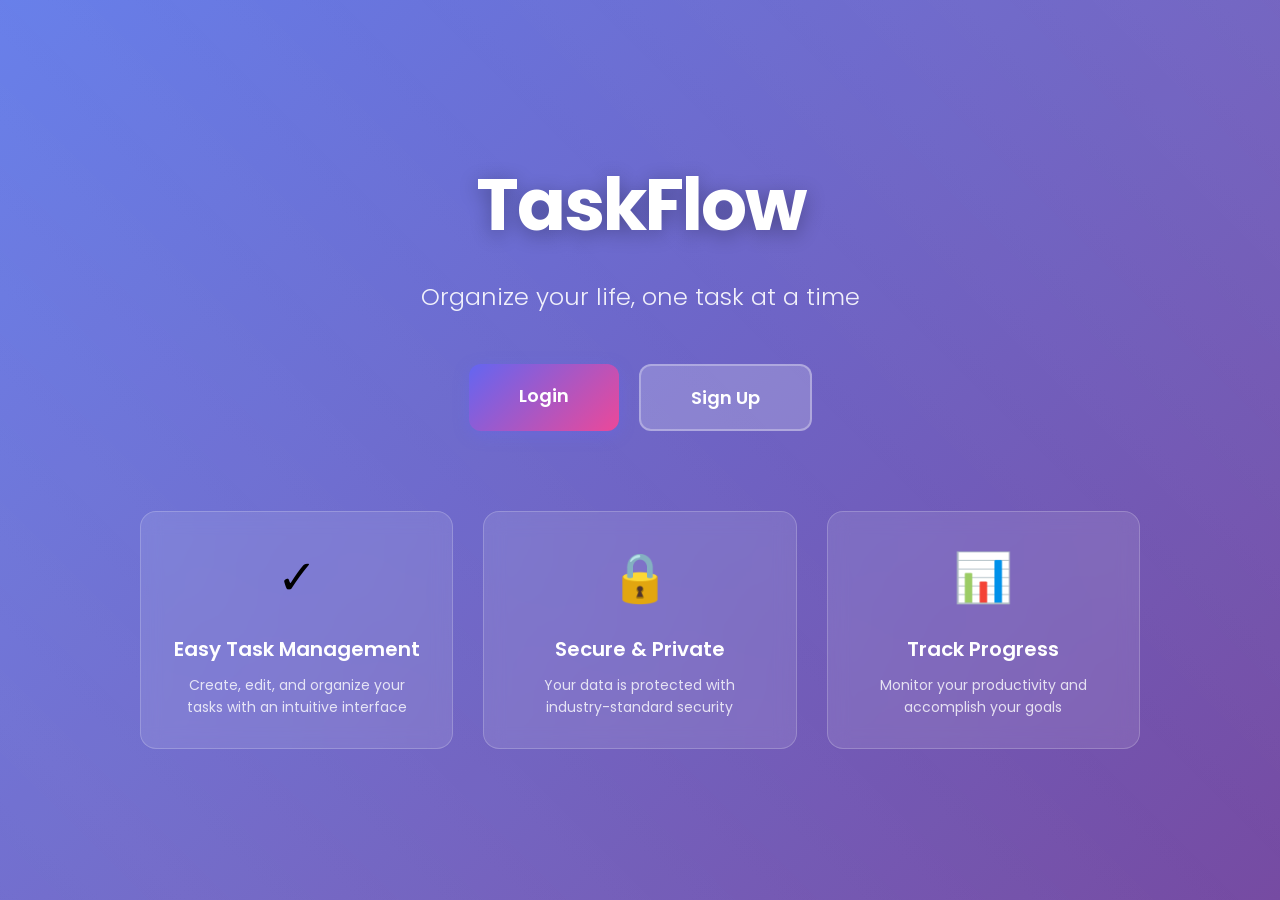
<file: index.html>
<!DOCTYPE html>
<html lang="en">
<head>
    <meta charset="UTF-8">
    <meta name="viewport" content="width=device-width, initial-scale=1.0">
    <title>TaskFlow - Modern Task Manager</title>
    <link rel="stylesheet" href="css/style.css">
    <style>
        .hero-section {
            display: flex;
            align-items: center;
            justify-content: center;
            min-height: 100vh;
            text-align: center;
        }

        .hero-content {
            animation: fadeInScale 0.8s ease-out;
        }

        @keyframes fadeInScale {
            from {
                opacity: 0;
                transform: scale(0.9);
            }
            to {
                opacity: 1;
                transform: scale(1);
            }
        }

        .hero-title {
            font-size: 72px;
            font-weight: 700;
            color: white;
            margin-bottom: 20px;
            text-shadow: 0 4px 20px rgba(0, 0, 0, 0.3);
            letter-spacing: -2px;
        }

        .hero-subtitle {
            font-size: 24px;
            color: rgba(255, 255, 255, 0.9);
            margin-bottom: 50px;
            font-weight: 300;
        }

        .hero-buttons {
            display: flex;
            gap: 20px;
            justify-content: center;
            flex-wrap: wrap;
        }

        .hero-btn {
            padding: 18px 50px;
            font-size: 18px;
        }

        .feature-grid {
            display: grid;
            grid-template-columns: repeat(auto-fit, minmax(250px, 1fr));
            gap: 30px;
            margin-top: 80px;
            max-width: 1000px;
            margin-left: auto;
            margin-right: auto;
        }

        .feature-card {
            background: rgba(255, 255, 255, 0.1);
            backdrop-filter: blur(10px);
            border: 1px solid rgba(255, 255, 255, 0.2);
            border-radius: 16px;
            padding: 30px;
            transition: all 0.3s ease;
            animation: fadeInUp 0.6s ease-out backwards;
        }

        .feature-card:nth-child(1) { animation-delay: 0.1s; }
        .feature-card:nth-child(2) { animation-delay: 0.2s; }
        .feature-card:nth-child(3) { animation-delay: 0.3s; }

        .feature-card:hover {
            transform: translateY(-10px);
            background: rgba(255, 255, 255, 0.15);
            box-shadow: 0 10px 30px rgba(0, 0, 0, 0.2);
        }

        .feature-icon {
            font-size: 48px;
            margin-bottom: 20px;
        }

        .feature-title {
            font-size: 20px;
            font-weight: 600;
            color: white;
            margin-bottom: 10px;
        }

        .feature-desc {
            color: rgba(255, 255, 255, 0.8);
            font-size: 14px;
            line-height: 1.6;
        }

        @media (max-width: 768px) {
            .hero-title {
                font-size: 48px;
            }
            
            .hero-subtitle {
                font-size: 18px;
            }
            
            .hero-btn {
                padding: 15px 35px;
                font-size: 16px;
            }
        }
    </style>
</head>
<body>
    <div class="animated-bg">
        <div class="bubble"></div>
        <div class="bubble"></div>
        <div class="bubble"></div>
        <div class="bubble"></div>
        <div class="bubble"></div>
    </div>

    <div class="hero-section">
        <div class="hero-content">
            <h1 class="hero-title">TaskFlow</h1>
            <p class="hero-subtitle">Organize your life, one task at a time</p>
            
            <div class="hero-buttons">
                <a href="login.html" class="btn btn-primary hero-btn">Login</a>
                <a href="register.html" class="btn btn-secondary hero-btn">Sign Up</a>
            </div>

            <div class="feature-grid">
                <div class="feature-card">
                    <div class="feature-icon">✓</div>
                    <div class="feature-title">Easy Task Management</div>
                    <div class="feature-desc">Create, edit, and organize your tasks with an intuitive interface</div>
                </div>
                
                <div class="feature-card">
                    <div class="feature-icon">🔒</div>
                    <div class="feature-title">Secure & Private</div>
                    <div class="feature-desc">Your data is protected with industry-standard security</div>
                </div>
                
                <div class="feature-card">
                    <div class="feature-icon">📊</div>
                    <div class="feature-title">Track Progress</div>
                    <div class="feature-desc">Monitor your productivity and accomplish your goals</div>
                </div>
            </div>
        </div>
    </div>
</body>
</html>
</file>
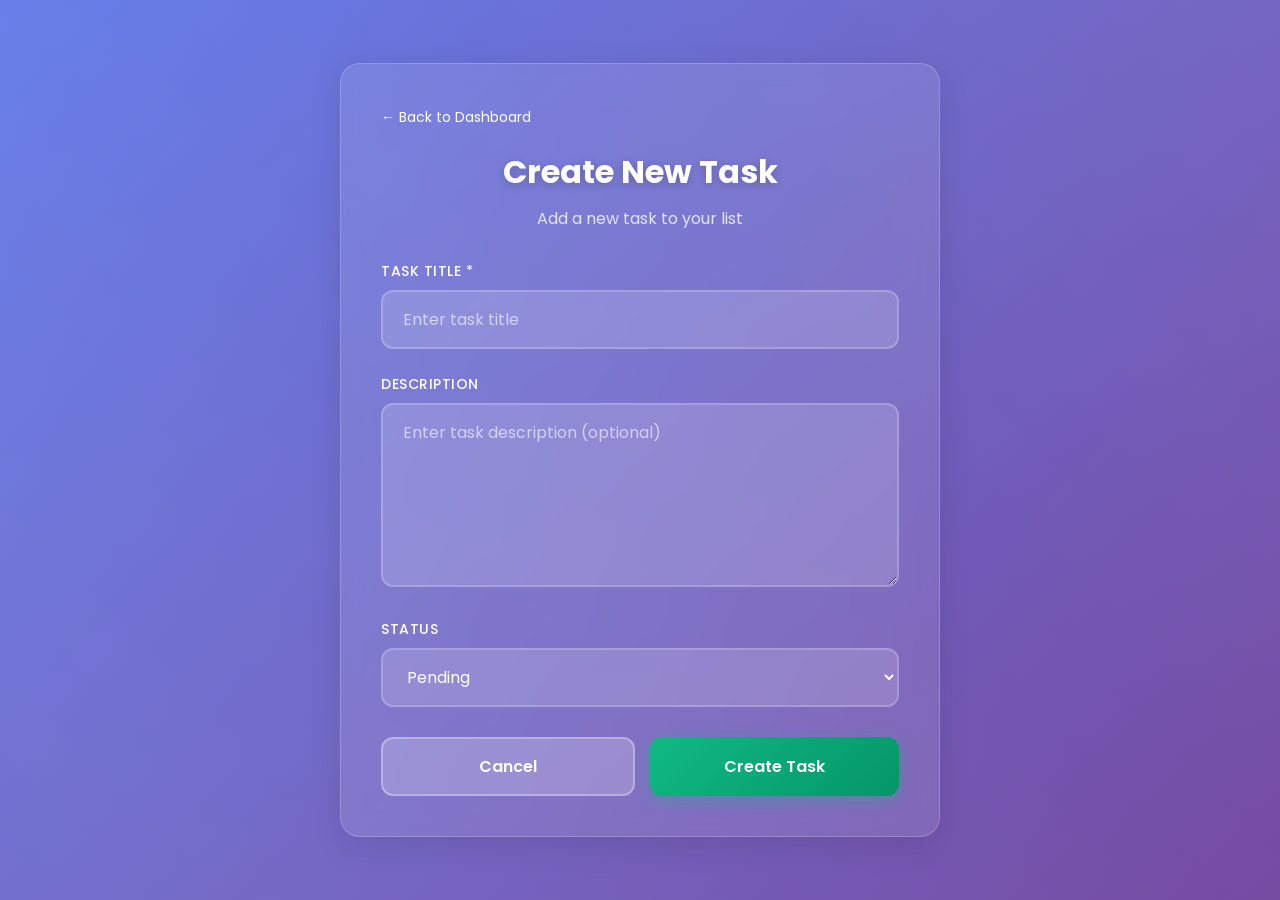
<file: add_task.html>
<!DOCTYPE html>
<html lang="en">
<head>
    <meta charset="UTF-8">
    <meta name="viewport" content="width=device-width, initial-scale=1.0">
    <title>Add Task - TaskFlow</title>
    <link rel="stylesheet" href="css/style.css">
    <style>
        .page-container {
            display: flex;
            align-items: center;
            justify-content: center;
            min-height: 100vh;
            padding: 20px;
        }

        .form-card {
            max-width: 600px;
            width: 100%;
        }

        .back-link {
            display: inline-flex;
            align-items: center;
            color: white;
            font-size: 14px;
            margin-bottom: 20px;
            transition: all 0.3s ease;
        }

        .back-link:hover {
            transform: translateX(-5px);
        }

        .form-actions {
            display: flex;
            gap: 15px;
            margin-top: 30px;
        }

        .form-actions .btn {
            flex: 1;
        }
    </style>
</head>
<body>
    <div class="animated-bg">
        <div class="bubble"></div>
        <div class="bubble"></div>
        <div class="bubble"></div>
        <div class="bubble"></div>
        <div class="bubble"></div>
    </div>

    <div class="page-container">
        <div class="form-card glass-card">
            <a href="dashboard.php" class="back-link">← Back to Dashboard</a>
            
            <h2 class="title text-center">Create New Task</h2>
            <p class="subtitle text-center">Add a new task to your list</p>

            <form action="php/add_task.php" method="POST">
                <div class="form-group">
                    <label for="title">Task Title *</label>
                    <input type="text" id="title" name="title" class="form-control" 
                           placeholder="Enter task title" required>
                </div>

                <div class="form-group">
                    <label for="description">Description</label>
                    <textarea id="description" name="description" class="form-control" 
                              placeholder="Enter task description (optional)" rows="6"></textarea>
                </div>

                <div class="form-group">
                    <label for="status">Status</label>
                    <select id="status" name="status" class="form-control">
                        <option value="pending">Pending</option>
                        <option value="completed">Completed</option>
                    </select>
                </div>

                <div class="form-actions">
                    <a href="dashboard.php" class="btn btn-secondary">Cancel</a>
                    <button type="submit" class="btn btn-success">Create Task</button>
                </div>
            </form>
        </div>
    </div>
</body>
</html>
</file>
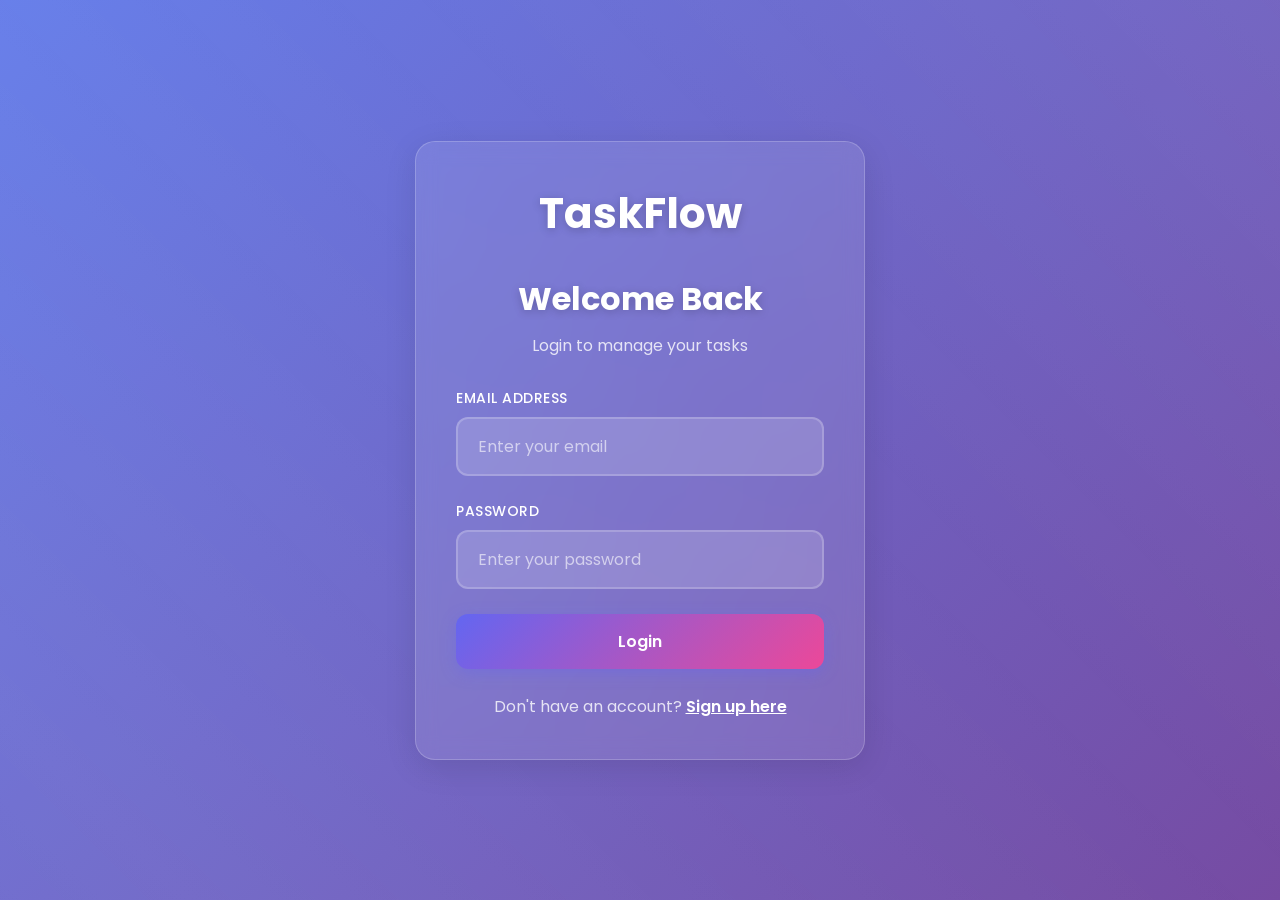
<file: login.html>
<!DOCTYPE html>
<html lang="en">
<head>
    <meta charset="UTF-8">
    <meta name="viewport" content="width=device-width, initial-scale=1.0">
    <title>Login - TaskFlow</title>
    <link rel="stylesheet" href="css/style.css">
    <style>
        .auth-container {
            display: flex;
            align-items: center;
            justify-content: center;
            min-height: 100vh;
            padding: 20px;
        }

        .auth-card {
            max-width: 450px;
            width: 100%;
        }

        .logo {
            text-align: center;
            margin-bottom: 30px;
        }

        .logo-text {
            font-size: 42px;
            font-weight: 700;
            color: white;
            text-shadow: 0 2px 10px rgba(0, 0, 0, 0.2);
        }

        .auth-links {
            text-align: center;
            margin-top: 25px;
            color: rgba(255, 255, 255, 0.8);
        }

        .auth-links a {
            color: white;
            font-weight: 600;
            text-decoration: underline;
        }
    </style>
</head>
<body>
    <div class="animated-bg">
        <div class="bubble"></div>
        <div class="bubble"></div>
        <div class="bubble"></div>
        <div class="bubble"></div>
        <div class="bubble"></div>
    </div>

    <div class="auth-container">
        <div class="auth-card glass-card">
            <div class="logo">
                <div class="logo-text">TaskFlow</div>
            </div>

            <h2 class="title text-center">Welcome Back</h2>
            <p class="subtitle text-center">Login to manage your tasks</p>

            <form action="php/login.php" method="POST">
                <div class="form-group">
                    <label for="email">Email Address</label>
                    <input type="email" id="email" name="email" class="form-control" placeholder="Enter your email" required>
                </div>

                <div class="form-group">
                    <label for="password">Password</label>
                    <input type="password" id="password" name="password" class="form-control" placeholder="Enter your password" required>
                </div>

                <button type="submit" class="btn btn-primary" style="width: 100%;">Login</button>
            </form>

            <div class="auth-links">
                Don't have an account? <a href="register.html">Sign up here</a>
            </div>
        </div>
    </div>
</body>
</html>
</file>
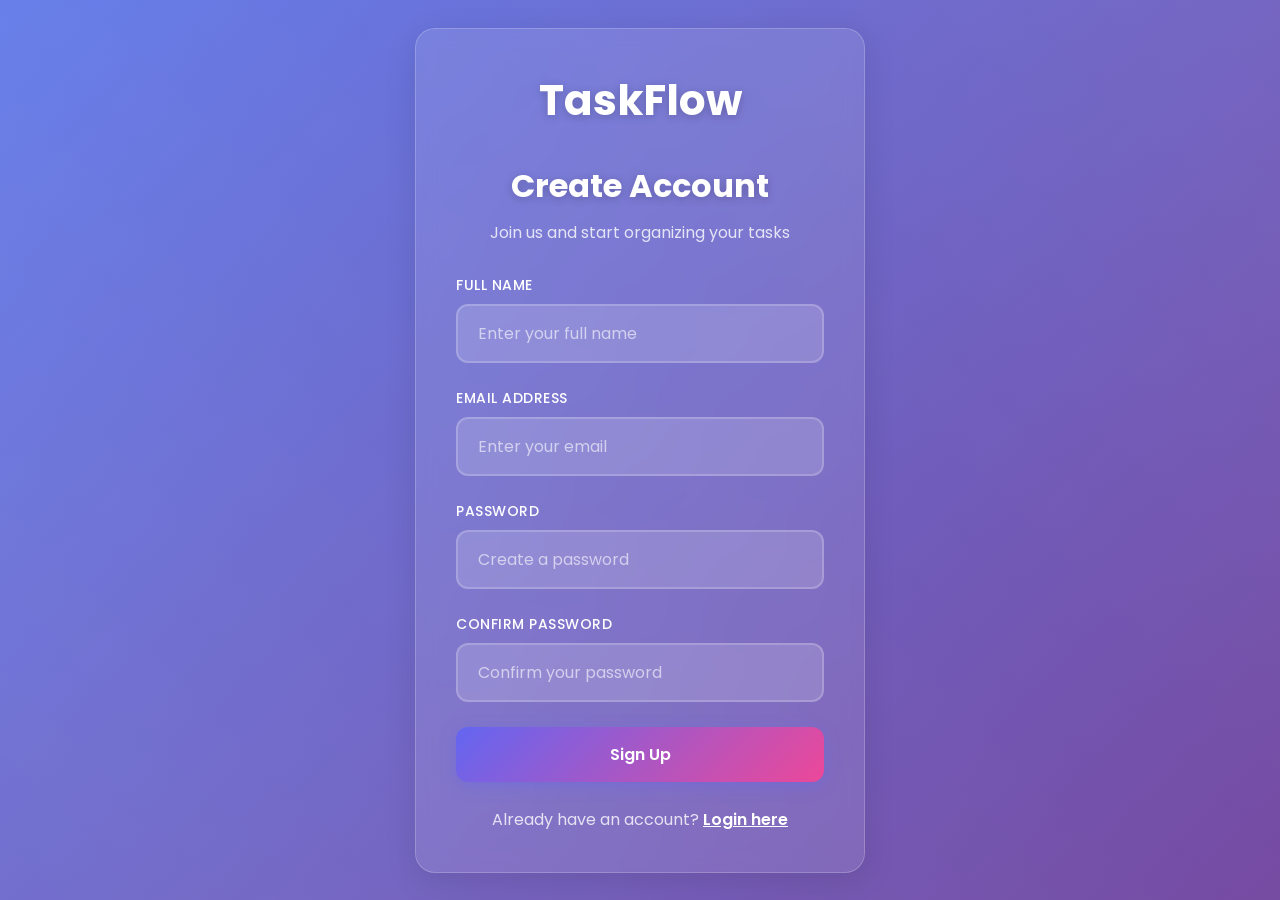
<file: register.html>
<!DOCTYPE html>
<html lang="en">
<head>
    <meta charset="UTF-8">
    <meta name="viewport" content="width=device-width, initial-scale=1.0">
    <title>Sign Up - TaskFlow</title>
    <link rel="stylesheet" href="css/style.css">
    <style>
        .auth-container {
            display: flex;
            align-items: center;
            justify-content: center;
            min-height: 100vh;
            padding: 20px;
        }

        .auth-card {
            max-width: 450px;
            width: 100%;
        }

        .logo {
            text-align: center;
            margin-bottom: 30px;
        }

        .logo-text {
            font-size: 42px;
            font-weight: 700;
            color: white;
            text-shadow: 0 2px 10px rgba(0, 0, 0, 0.2);
        }

        .auth-links {
            text-align: center;
            margin-top: 25px;
            color: rgba(255, 255, 255, 0.8);
        }

        .auth-links a {
            color: white;
            font-weight: 600;
            text-decoration: underline;
        }
    </style>
</head>
<body>
    <div class="animated-bg">
        <div class="bubble"></div>
        <div class="bubble"></div>
        <div class="bubble"></div>
        <div class="bubble"></div>
        <div class="bubble"></div>
    </div>

    <div class="auth-container">
        <div class="auth-card glass-card">
            <div class="logo">
                <div class="logo-text">TaskFlow</div>
            </div>

            <h2 class="title text-center">Create Account</h2>
            <p class="subtitle text-center">Join us and start organizing your tasks</p>

            <form action="php/register.php" method="POST">
                <div class="form-group">
                    <label for="full_name">Full Name</label>
                    <input type="text" id="full_name" name="full_name" class="form-control" placeholder="Enter your full name" required>
                </div>

                <div class="form-group">
                    <label for="email">Email Address</label>
                    <input type="email" id="email" name="email" class="form-control" placeholder="Enter your email" required>
                </div>

                <div class="form-group">
                    <label for="password">Password</label>
                    <input type="password" id="password" name="password" class="form-control" placeholder="Create a password" required minlength="6">
                </div>

                <div class="form-group">
                    <label for="confirm_password">Confirm Password</label>
                    <input type="password" id="confirm_password" name="confirm_password" class="form-control" placeholder="Confirm your password" required minlength="6">
                </div>

                <button type="submit" class="btn btn-primary" style="width: 100%;">Sign Up</button>
            </form>

            <div class="auth-links">
                Already have an account? <a href="login.html">Login here</a>
            </div>
        </div>
    </div>
</body>
</html>
</file>
<file: css/style.css>
@import url('https://fonts.googleapis.com/css2?family=Poppins:wght@300;400;500;600;700&display=swap');

* {
    margin: 0;
    padding: 0;
    box-sizing: border-box;
}

:root {
    --primary: #6366f1;
    --primary-dark: #4f46e5;
    --secondary: #ec4899;
    --success: #10b981;
    --warning: #f59e0b;
    --danger: #ef4444;
    --dark: #1e1b4b;
    --light: #f8fafc;
    --glass-bg: rgba(255, 255, 255, 0.1);
    --glass-border: rgba(255, 255, 255, 0.2);
}

body {
    font-family: 'Poppins', sans-serif;
    min-height: 100vh;
    background: linear-gradient(135deg, #667eea 0%, #764ba2 100%);
    position: relative;
    overflow-x: hidden;
}

/* Animated Background */
.animated-bg {
    position: fixed;
    top: 0;
    left: 0;
    width: 100%;
    height: 100%;
    z-index: -1;
    overflow: hidden;
}

.animated-bg::before {
    content: '';
    position: absolute;
    width: 200%;
    height: 200%;
    background: linear-gradient(
        45deg,
        transparent 0%,
        rgba(255, 255, 255, 0.05) 25%,
        transparent 50%,
        rgba(255, 255, 255, 0.05) 75%,
        transparent 100%
    );
    animation: shimmer 15s linear infinite;
}

@keyframes shimmer {
    0% { transform: translate(-50%, -50%) rotate(0deg); }
    100% { transform: translate(-50%, -50%) rotate(360deg); }
}

.bubble {
    position: absolute;
    bottom: -100px;
    background: rgba(255, 255, 255, 0.1);
    border-radius: 50%;
    animation: rise 15s infinite ease-in;
}

.bubble:nth-child(1) {
    width: 80px;
    height: 80px;
    left: 10%;
    animation-duration: 12s;
    animation-delay: 0s;
}

.bubble:nth-child(2) {
    width: 60px;
    height: 60px;
    left: 25%;
    animation-duration: 15s;
    animation-delay: 2s;
}

.bubble:nth-child(3) {
    width: 100px;
    height: 100px;
    left: 45%;
    animation-duration: 18s;
    animation-delay: 4s;
}

.bubble:nth-child(4) {
    width: 70px;
    height: 70px;
    left: 65%;
    animation-duration: 13s;
    animation-delay: 1s;
}

.bubble:nth-child(5) {
    width: 90px;
    height: 90px;
    left: 85%;
    animation-duration: 16s;
    animation-delay: 3s;
}

@keyframes rise {
    0% {
        bottom: -100px;
        transform: translateX(0);
        opacity: 0;
    }
    10% {
        opacity: 1;
    }
    90% {
        opacity: 1;
    }
    100% {
        bottom: 110vh;
        transform: translateX(100px);
        opacity: 0;
    }
}

/* Container */
.container {
    max-width: 1200px;
    margin: 0 auto;
    padding: 20px;
}

/* Glass Card Effect */
.glass-card {
    background: var(--glass-bg);
    backdrop-filter: blur(10px);
    -webkit-backdrop-filter: blur(10px);
    border: 1px solid var(--glass-border);
    border-radius: 20px;
    padding: 40px;
    box-shadow: 0 8px 32px rgba(0, 0, 0, 0.1);
    animation: fadeInUp 0.6s ease-out;
}

@keyframes fadeInUp {
    from {
        opacity: 0;
        transform: translateY(30px);
    }
    to {
        opacity: 1;
        transform: translateY(0);
    }
}

/* Form Styles */
.form-group {
    margin-bottom: 25px;
}

.form-group label {
    display: block;
    color: white;
    font-weight: 500;
    margin-bottom: 8px;
    font-size: 14px;
    text-transform: uppercase;
    letter-spacing: 0.5px;
}

.form-control {
    width: 100%;
    padding: 15px 20px;
    background: rgba(255, 255, 255, 0.15);
    border: 2px solid rgba(255, 255, 255, 0.2);
    border-radius: 12px;
    color: white;
    font-size: 16px;
    font-family: 'Poppins', sans-serif;
    transition: all 0.3s ease;
}

.form-control::placeholder {
    color: rgba(255, 255, 255, 0.6);
}

.form-control:focus {
    outline: none;
    border-color: rgba(255, 255, 255, 0.5);
    background: rgba(255, 255, 255, 0.2);
    transform: translateY(-2px);
    box-shadow: 0 5px 15px rgba(0, 0, 0, 0.2);
}

textarea.form-control {
    resize: vertical;
    min-height: 120px;
}

/* Button Styles */
.btn {
    padding: 15px 40px;
    border: none;
    border-radius: 12px;
    font-size: 16px;
    font-weight: 600;
    cursor: pointer;
    transition: all 0.3s ease;
    font-family: 'Poppins', sans-serif;
    text-decoration: none;
    display: inline-block;
    text-align: center;
}

.btn-primary {
    background: linear-gradient(135deg, var(--primary) 0%, var(--secondary) 100%);
    color: white;
    box-shadow: 0 4px 15px rgba(99, 102, 241, 0.4);
}

.btn-primary:hover {
    transform: translateY(-3px);
    box-shadow: 0 8px 25px rgba(99, 102, 241, 0.6);
}

.btn-success {
    background: linear-gradient(135deg, var(--success) 0%, #059669 100%);
    color: white;
    box-shadow: 0 4px 15px rgba(16, 185, 129, 0.4);
}

.btn-success:hover {
    transform: translateY(-3px);
    box-shadow: 0 8px 25px rgba(16, 185, 129, 0.6);
}

.btn-danger {
    background: linear-gradient(135deg, var(--danger) 0%, #dc2626 100%);
    color: white;
    box-shadow: 0 4px 15px rgba(239, 68, 68, 0.4);
}

.btn-danger:hover {
    transform: translateY(-3px);
    box-shadow: 0 8px 25px rgba(239, 68, 68, 0.6);
}

.btn-secondary {
    background: rgba(255, 255, 255, 0.2);
    color: white;
    border: 2px solid rgba(255, 255, 255, 0.3);
}

.btn-secondary:hover {
    background: rgba(255, 255, 255, 0.3);
    transform: translateY(-3px);
}

/* Alert Messages */
.alert {
    padding: 15px 20px;
    border-radius: 12px;
    margin-bottom: 20px;
    font-weight: 500;
    animation: slideDown 0.4s ease-out;
}

@keyframes slideDown {
    from {
        opacity: 0;
        transform: translateY(-20px);
    }
    to {
        opacity: 1;
        transform: translateY(0);
    }
}

.alert-success {
    background: rgba(16, 185, 129, 0.2);
    border: 2px solid rgba(16, 185, 129, 0.5);
    color: #d1fae5;
}

.alert-danger {
    background: rgba(239, 68, 68, 0.2);
    border: 2px solid rgba(239, 68, 68, 0.5);
    color: #fecaca;
}

/* Text Styles */
.text-center {
    text-align: center;
}

.text-white {
    color: white;
}

.title {
    font-size: 32px;
    font-weight: 700;
    color: white;
    margin-bottom: 10px;
    text-shadow: 0 2px 10px rgba(0, 0, 0, 0.2);
}

.subtitle {
    font-size: 16px;
    color: rgba(255, 255, 255, 0.8);
    margin-bottom: 30px;
}

/* Links */
a {
    color: white;
    text-decoration: none;
    transition: all 0.3s ease;
}

a:hover {
    color: rgba(255, 255, 255, 0.8);
    text-decoration: underline;
}

/* Responsive */
@media (max-width: 768px) {
    .glass-card {
        padding: 30px 20px;
    }
    
    .title {
        font-size: 24px;
    }
}
</file>
